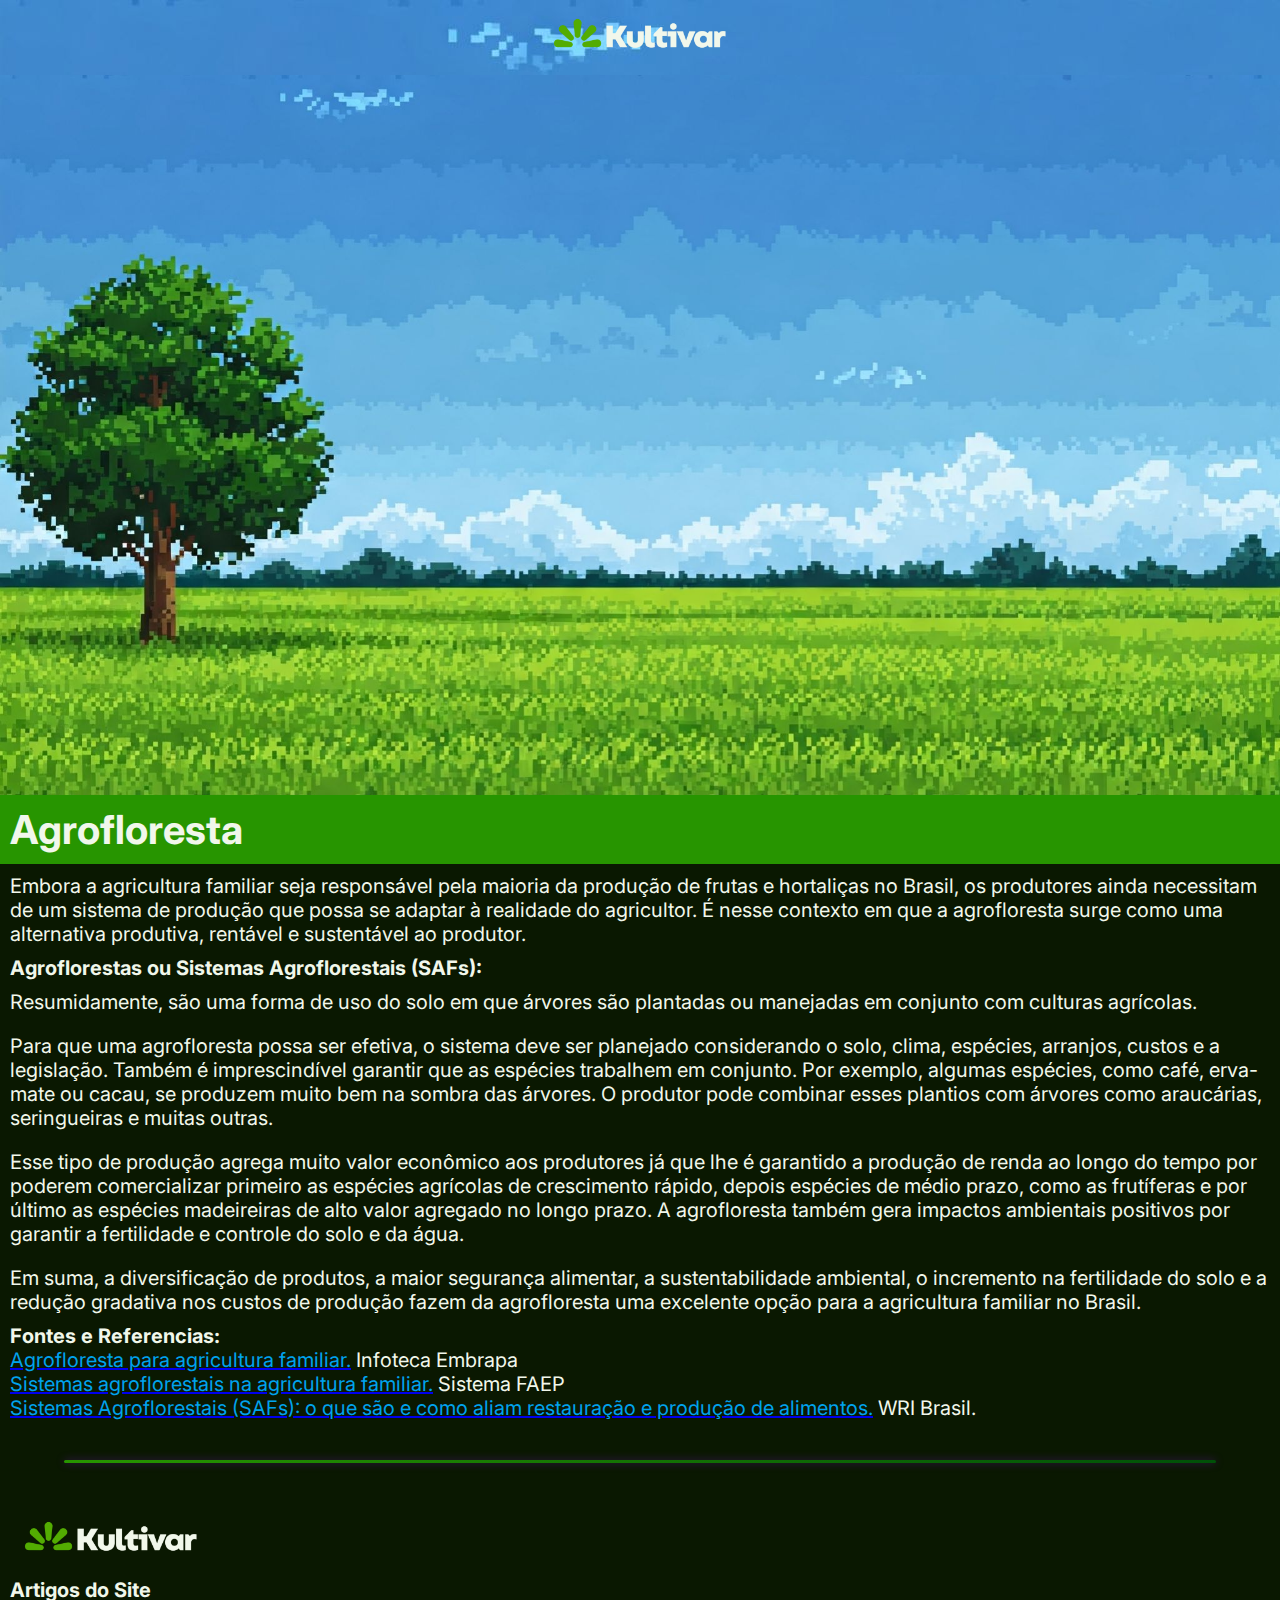
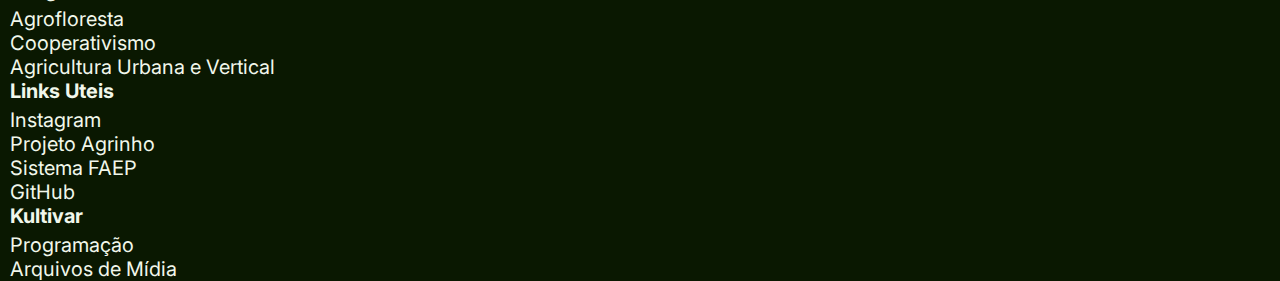
<file: Agroflorestas.html>
<!DOCTYPE html>
<html lang="pt-br">

<head>
    <meta charset="UTF-8">
    <meta name="viewport" content="width=device-width, initial-scale=1.0">
    <link rel="stylesheet" type="text/css" href="agrofloresta.css" />
    <link rel="shortcut icon" href="imagens/favicon.png" />
    <link rel="preconnect" href="https://fonts.googleapis.com">
    <link rel="preconnect" href="https://fonts.gstatic.com" crossorigin>
    <link
        href="https://fonts.googleapis.com/css2?family=Inter:ital,opsz,wght@0,14..32,100..900;1,14..32,100..900&display=swap"
        rel="stylesheet">
    <title>Agroflorestas</title>
</head>

<body>
    <header>
        <nav>
            <a href="./index.html"><img class="logotipo" src="./imagens/logotipo.png" alt="logotipo escrito Kultivar"></a>
        </nav>
    </header>
    <div class="capa">
        <img class="capa1" src="./imagens/capa1.jpg" alt="uma arvore com folhas verdes em meio a uma plantação, em um fundo de céu azul">
    </div>
    <div class="blocoVerde">
        <h1>Agrofloresta</h1>
    </div>

    <p class="texto">Embora a agricultura familiar seja responsável pela maioria da produção de frutas e hortaliças no
        Brasil, os produtores ainda necessitam de um sistema de produção que possa se adaptar à realidade do agricultor.
        É nesse contexto em que a agrofloresta surge como uma alternativa produtiva, rentável e sustentável ao produtor.
    </p>
    <p class="negrito">Agroflorestas ou Sistemas Agroflorestais (SAFs):</p>
    <p class="texto">Resumidamente, são uma forma de uso do solo em que árvores são plantadas ou manejadas em conjunto
        com culturas agrícolas.</p>

    <p class="texto">Para que uma agrofloresta possa ser efetiva, o sistema deve ser planejado considerando o solo,
        clima, espécies,
        arranjos, custos e a legislação. Também é imprescindível garantir que as espécies trabalhem em conjunto. Por
        exemplo, algumas espécies, como café, erva-mate ou cacau, se produzem muito bem na sombra das árvores. O
        produtor pode combinar esses plantios com árvores como araucárias, seringueiras e muitas outras.</p>

    <p class="texto">Esse tipo de produção agrega muito valor econômico aos produtores já que lhe é garantido a produção
        de renda ao
        longo do tempo por poderem comercializar primeiro as espécies agrícolas de crescimento rápido, depois espécies
        de médio prazo, como as frutíferas e por último as espécies madeireiras de alto valor agregado no longo prazo.
        A agrofloresta também gera impactos ambientais positivos por garantir a fertilidade e controle do solo e da
        água.</p>

    <p class="texto">Em suma, a diversificação de produtos, a maior segurança alimentar, a sustentabilidade ambiental, o
        incremento
        na fertilidade do solo e a redução gradativa nos custos de produção fazem da agrofloresta uma excelente opção
        para a agricultura familiar no Brasil.</p>

    <p class="negrito">Fontes e Referencias:</p>
    <p class="link"><a href="https://www.infoteca.cnptia.embrapa.br/bitstream/doc/184803/1/ct016.pdf"><span>Agrofloresta para agricultura familiar.</span></a> Infoteca Embrapa</p>
    <p class="link"><a href="https://www.sistemafaep.org.br/wp-content/uploads/2023/04/PR.0365-Sistemas-agroflorestais-na-agricultura-familiar_web.pdf" target="_blank" rel="noopener noreferrer"><span>Sistemas agroflorestais na agricultura familiar.</span></a> Sistema FAEP</p>
    <p class="link"><a href="https://www.wribrasil.org.br/noticias/sistemas-agroflorestais-safs-o-que-sao-e-como-aliam-restauracao-e-producao-de-alimentos" target="_blank" rel="noopener noreferrer"><span>Sistemas Agroflorestais (SAFs): o que são e como aliam restauração e produção de alimentos.</span></a> WRI Brasil.</p>

            <hr />
        <div class="rodape">
            <a href="./index.html"><img class="logotipo" src="./imagens/logotipo.png" alt="logotipo escrito Kultivar"></a>

            <h3>Artigos do Site</h3>
            <a class="linkRodape" href="./Agroflorestas.html">
                <p>Agrofloresta</p>
            </a>
            <a class="linkRodape" href="./Coop.html">
                <p>Cooperativismo</p>
            </a>
            <a class="linkRodape" href="./vertical.html">
                <p>Agricultura Urbana e Vertical</p>
            </a>

            <h3>Links Uteis</h3>
            <a class="linkRodape" href="https://www.instagram.com/sistema.faep/">
                <p>Instagram</p>
            </a>

            <a class="linkRodape" href="https://www.sistemafaep.org.br/agrinho/">
                <p>Projeto Agrinho</p>
            </a>

            <a class="linkRodape" href="https://www.sistemafaep.org.br/">
                <p>Sistema FAEP</p>
            </a>

            <a class="linkRodape" href="https://github.com/">
                <p>GitHub</p>
            </a>

            <h3>Kultivar</h3>
            <a class="linkRodape" href="https://github.com/gustavoh0800/Kultivar_Agrinho">
                <p>Programação</p>
            </a>

            <a class="linkRodape" href="kultivarmidia.my.canva.site/arquivos-de-midia">
                <p>Arquivos de Mídia</p>
            </a>

        </div>

</body>

</html>
</file>
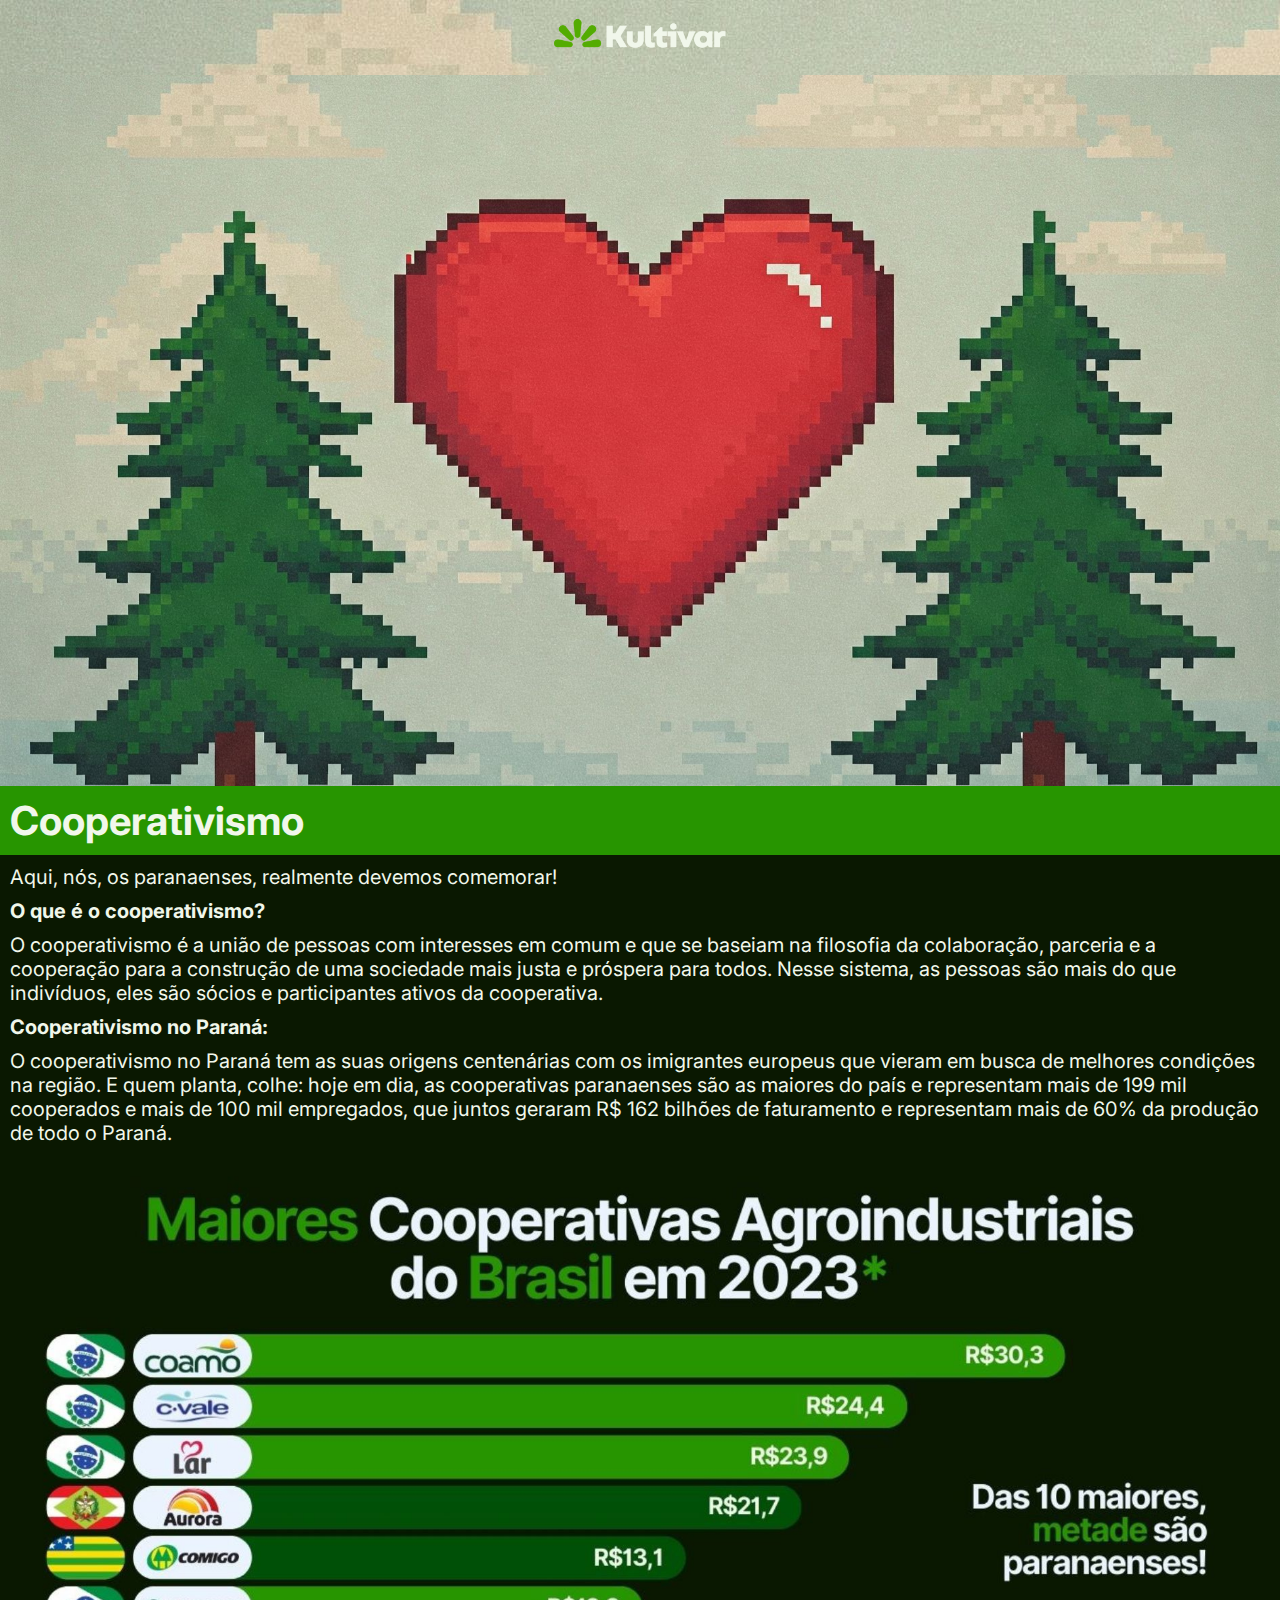
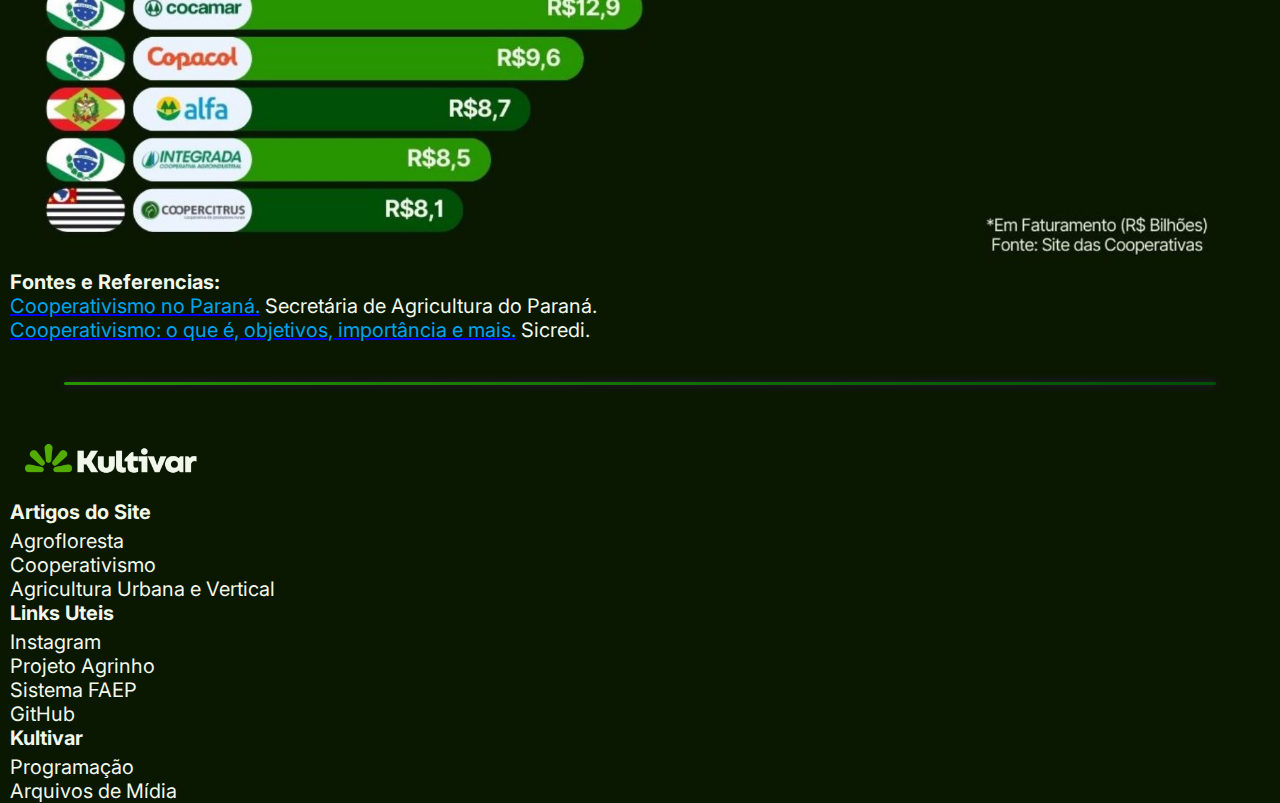
<file: coop.html>
<!DOCTYPE html>
<html lang="pt-br">

<head>
    <meta charset="UTF-8">
    <meta name="viewport" content="width=device-width, initial-scale=1.0">
    <link rel="stylesheet" type="text/css" href="coop.css" />
    <link rel="shortcut icon" href="imagens/favicon.png" />
    <link rel="preconnect" href="https://fonts.googleapis.com">
    <link rel="preconnect" href="https://fonts.gstatic.com" crossorigin>
    <link
        href="https://fonts.googleapis.com/css2?family=Inter:ital,opsz,wght@0,14..32,100..900;1,14..32,100..900&display=swap"
        rel="stylesheet">
    <title>Cooperativismo</title>
</head>

<body>
    <header>
        <nav>
            <a href="./index.html"><img class="logotipo" src="./imagens/logotipo.png"
                    alt="logotipo escrito Kultivar"></a>
        </nav>
    </header>
    <div class="capa">
        <img class="capa2" src="./imagens/capa2.jpg"
            alt="um coração no centro da imagem com dois pinheiros, um de cada lado, representando o cooperativismo">
    </div>
    <div class="blocoVerde">
        <h1>Cooperativismo</h1>
    </div>

    <p class="texto">Aqui, nós, os paranaenses, realmente devemos comemorar!</p>
    <p class="negrito">O que é o cooperativismo?</p>
    <p class="texto">O cooperativismo é a união de pessoas com interesses em comum e que se baseiam na filosofia da
        colaboração, parceria e a cooperação para a construção de uma sociedade mais justa e próspera para todos. Nesse
        sistema, as pessoas são mais do que indivíduos, eles são sócios e participantes ativos da cooperativa.</p>

    <p class="negrito">Cooperativismo no Paraná:</p>

    <p class="texto">O cooperativismo no Paraná tem as suas origens centenárias com os imigrantes europeus que vieram em
        busca de melhores condições na região. E quem planta, colhe: hoje em dia, as cooperativas paranaenses são as
        maiores do país e representam mais de 199 mil cooperados e mais de 100 mil empregados, que juntos geraram R$ 162
        bilhões de faturamento e representam mais de 60% da produção de todo o Paraná.</p>

    <img class="imagem" src="./imagens/grafico.jpg"
        alt="um grafico com as maiores cooperativas do Brasil, com destaque para o Paraná">

    <p class="negrito">Fontes e Referencias:</p>
    <p class="link"><a href="https://www.agricultura.pr.gov.br/Pagina/Coopera-Parana"><span>Cooperativismo no
                Paraná.</span></a> Secretária de Agricultura do Paraná.</p>
    <p class="link"><a href="https://www.sicredi.com.br/site/sobre-nos/cooperativismo/" target="_blank"
            rel="noopener noreferrer"><span>Cooperativismo: o que é, objetivos, importância e
                mais.</span></a>
        Sicredi.</p>

    <hr />
    <div class="rodape">
        <a href="./index.html"><img class="logotipo" src="./imagens/logotipo.png" alt="logotipo escrito Kultivar"></a>

        <h3>Artigos do Site</h3>
        <a class="linkRodape" href="./Agroflorestas.html">
            <p>Agrofloresta</p>
        </a>
        <a class="linkRodape" href="./Coop.html">
            <p>Cooperativismo</p>
        </a>
        <a class="linkRodape" href="./vertical.html">
            <p>Agricultura Urbana e Vertical</p>
        </a>

        <h3>Links Uteis</h3>
        <a class="linkRodape" href="https://www.instagram.com/sistema.faep/">
            <p>Instagram</p>
        </a>

        <a class="linkRodape" href="https://www.sistemafaep.org.br/agrinho/">
            <p>Projeto Agrinho</p>
        </a>

        <a class="linkRodape" href="https://www.sistemafaep.org.br/">
            <p>Sistema FAEP</p>
        </a>

        <a class="linkRodape" href="https://github.com/">
            <p>GitHub</p>
        </a>

        <h3>Kultivar</h3>
        <a class="linkRodape" href="https://github.com/gustavoh0800/Kultivar_Agrinho">
            <p>Programação</p>
        </a>

        <a class="linkRodape" href="kultivarmidia.my.canva.site/arquivos-de-midia">
            <p>Arquivos de Mídia</p>
        </a>

    </div>

</body>

</html>
</file>
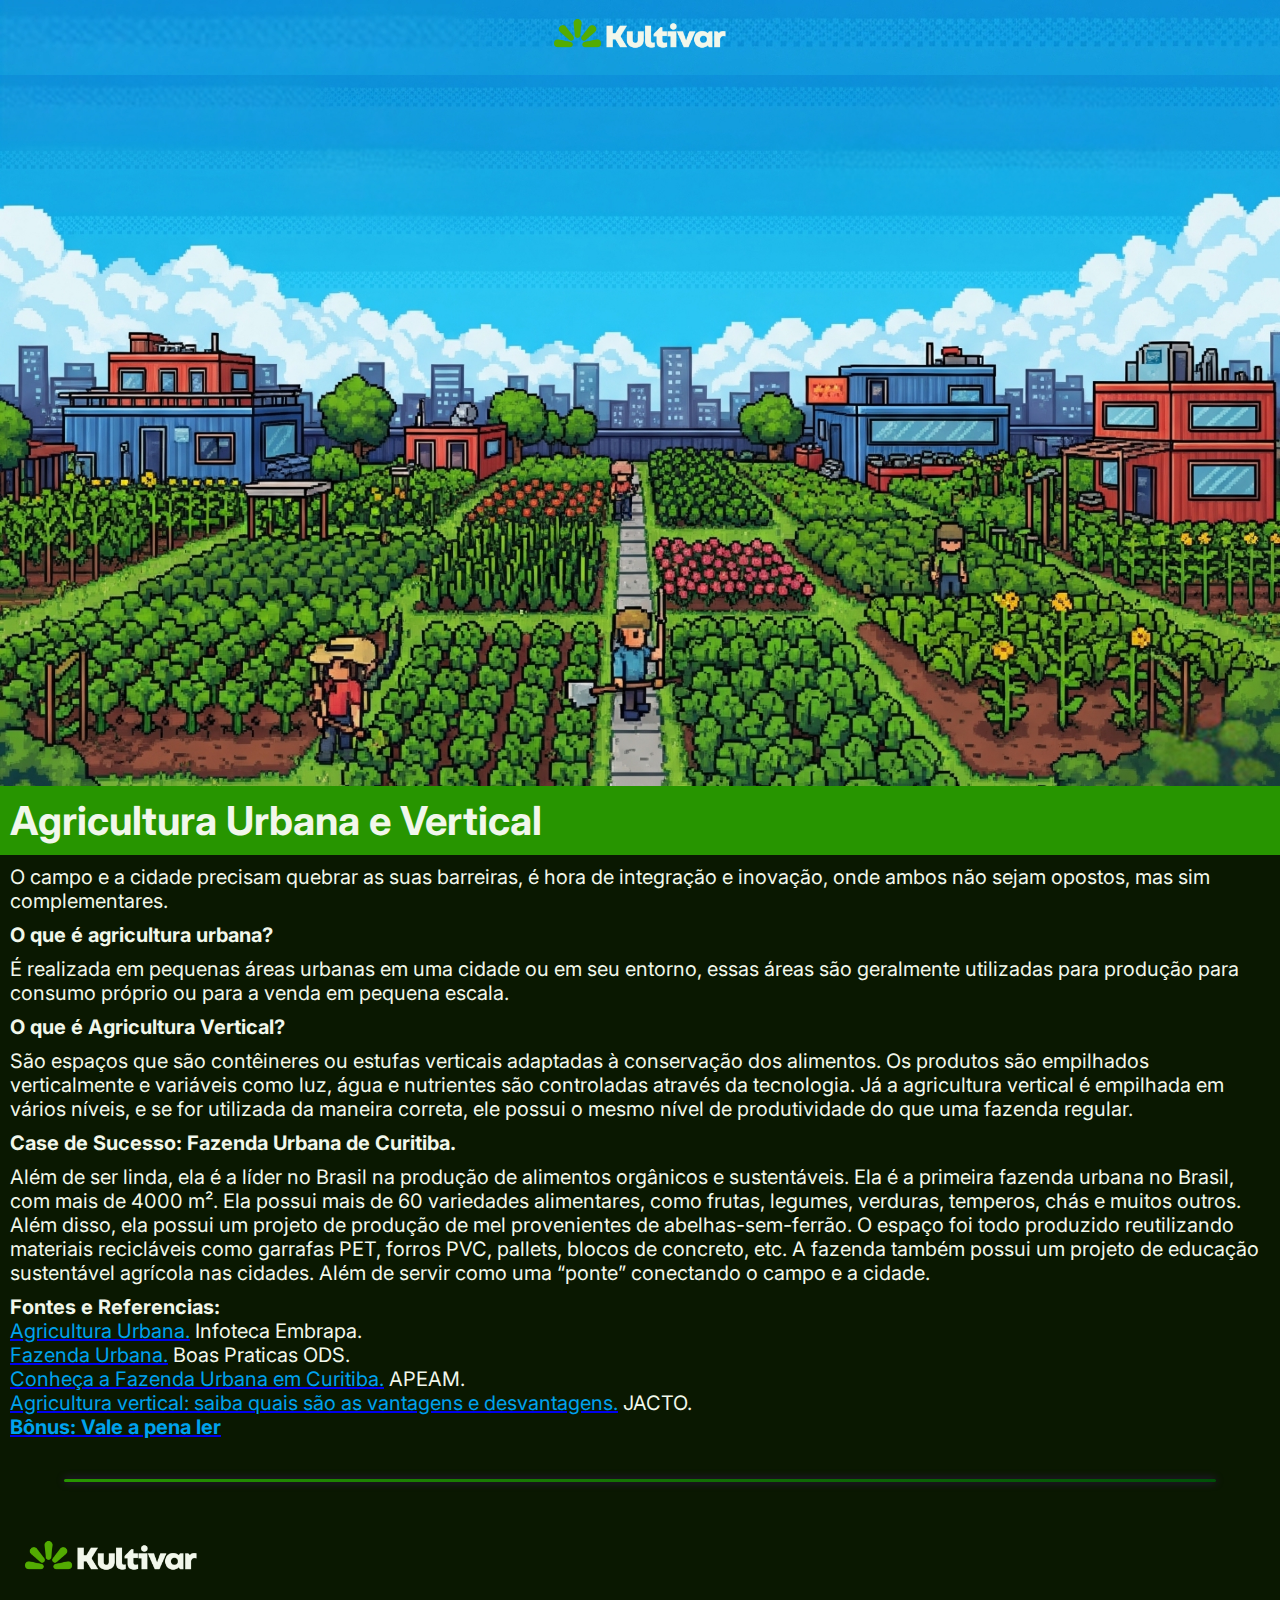
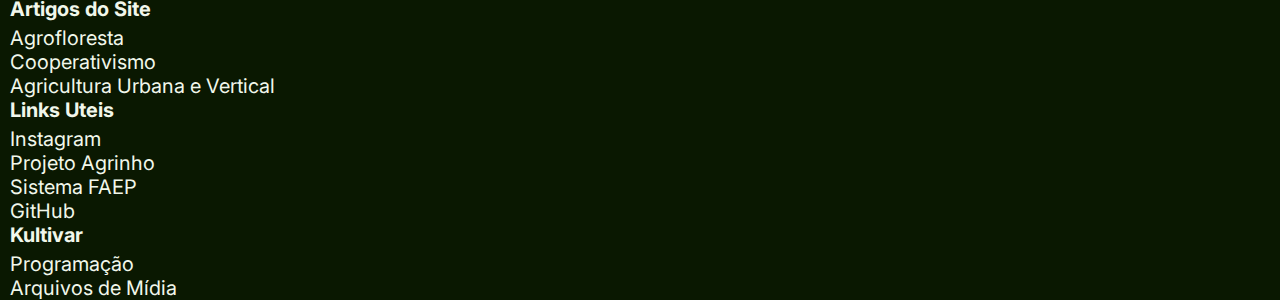
<file: vertical.html>
<!DOCTYPE html>
<html lang="pt-br">

<head>
    <meta charset="UTF-8">
    <meta name="viewport" content="width=device-width, initial-scale=1.0">
    <link rel="stylesheet" type="text/css" href="vertical.css" />
    <link rel="shortcut icon" href="imagens/favicon.png" />
    <link rel="preconnect" href="https://fonts.googleapis.com">
    <link rel="preconnect" href="https://fonts.gstatic.com" crossorigin>
    <link
        href="https://fonts.googleapis.com/css2?family=Inter:ital,opsz,wght@0,14..32,100..900;1,14..32,100..900&display=swap"
        rel="stylesheet">
    <title>Agricultura Urbana e Vertical</title>
</head>

<body>
    <header>
        <nav>
            <a href="./index.html"><img class="logotipo" src="./imagens/logotipo.png" alt="logotipo escrito Kultivar"></a>
        </nav>
    </header>
    <div class="capa">
        <img class="capa3" src="./imagens/capa3.jpg" alt="Uma imagem de uma plantação urbana com prédios ao fundo">
    </div>
    <div class="blocoVerde">
        <h1>Agricultura Urbana e Vertical</h1>
    </div>

    <p class="texto">O campo e a cidade precisam quebrar as suas barreiras, é hora de integração e inovação, onde ambos
        não sejam opostos, mas sim complementares.</p>
    <p class="negrito">O que é agricultura urbana?</p>
    <p class="texto">É realizada em pequenas áreas urbanas em uma cidade ou em seu entorno, essas áreas são geralmente
        utilizadas para produção para consumo próprio ou para a venda em pequena escala. </p>

    <p class="negrito">O que é Agricultura Vertical?</p>

    <p class="texto">São espaços que são contêineres ou estufas verticais adaptadas à conservação dos alimentos. Os
        produtos são empilhados verticalmente e variáveis como luz, água e nutrientes são controladas através da
        tecnologia.
        Já a agricultura vertical é empilhada em vários níveis, e se for utilizada da maneira correta, ele possui o
        mesmo nível de produtividade do que uma fazenda regular.</p>

    <p class="negrito">Case de Sucesso: Fazenda Urbana de Curitiba.</p>

    <p class="texto">Além de ser linda, ela é a líder no Brasil na produção de alimentos orgânicos e sustentáveis. Ela é
        a primeira fazenda urbana no Brasil, com mais de 4000 m². Ela possui mais de 60 variedades alimentares, como
        frutas, legumes, verduras, temperos, chás e muitos outros. Além disso, ela possui um projeto de produção de mel
        provenientes de abelhas-sem-ferrão.

        O espaço foi todo produzido reutilizando materiais recicláveis como garrafas PET, forros PVC, pallets, blocos de
        concreto, etc.
        A fazenda também possui um projeto de educação sustentável agrícola nas cidades. Além de servir como uma “ponte”
        conectando o campo e a cidade.</p>

    <p class="negrito">Fontes e Referencias:</p>
    <p class="link"><a href="https://www.infoteca.cnptia.embrapa.br/bitstream/doc/812707/1/ADM036.pdf"><span>Agricultura
                Urbana.</span></a> Infoteca Embrapa.</p>
    <p class="link"><a href="https://www.boaspraticasods.pr.gov.br/Iniciativa/Fazenda-Urbana" target="_blank"
            rel="noopener noreferrer"><span>Fazenda Urbana.</span></a>
        Boas Praticas ODS.</p>
    <p class="link"><a href="https://apeam.com.br/conheca-a-fazenda-urbana-em-curitiba-html/" target="_blank"
            rel="noopener noreferrer"><span>Conheça a Fazenda Urbana em Curitiba.</span></a>
        APEAM.</p>
    <p class="link"><a href="https://blog.jacto.com.br/agricultura-vertical/" target="_blank"
            rel="noopener noreferrer"><span>Agricultura vertical: saiba quais são as vantagens e
                desvantagens.</span></a>
        JACTO.</p>
    <p class="negrito"><a
            href="https://g1.globo.com/pr/parana/noticia/2015/05/arquitetos-apresentam-proposta-de-agricultura-urbana-para-curitiba.html"
            target="_blank" rel="noopener noreferrer"><span>Bônus: Vale a pena ler</span></a></p>

    <hr />
    <div class="rodape">
        <a href="./index.html"><img class="logotipo" src="./imagens/logotipo.png" alt="logotipo escrito Kultivar"></a>

        <h3>Artigos do Site</h3>
        <a class="linkRodape" href="./Agroflorestas.html">
            <p>Agrofloresta</p>
        </a>
        <a class="linkRodape" href="./Coop.html">
            <p>Cooperativismo</p>
        </a>
        <a class="linkRodape" href="./vertical.html">
            <p>Agricultura Urbana e Vertical</p>
        </a>

        <h3>Links Uteis</h3>
        <a class="linkRodape" href="https://www.instagram.com/sistema.faep/">
            <p>Instagram</p>
        </a>

        <a class="linkRodape" href="https://www.sistemafaep.org.br/agrinho/">
            <p>Projeto Agrinho</p>
        </a>

        <a class="linkRodape" href="https://www.sistemafaep.org.br/">
            <p>Sistema FAEP</p>
        </a>

        <a class="linkRodape" href="https://github.com/">
            <p>GitHub</p>
        </a>

        <h3>Kultivar</h3>
        <a class="linkRodape" href="https://github.com/gustavoh0800/Kultivar_Agrinho">
            <p>Programação</p>
        </a>

        <a class="linkRodape" href="kultivarmidia.my.canva.site/arquivos-de-midia">
            <p>Arquivos de Mídia</p>
        </a>

    </div>

</body>

</html>
</file>
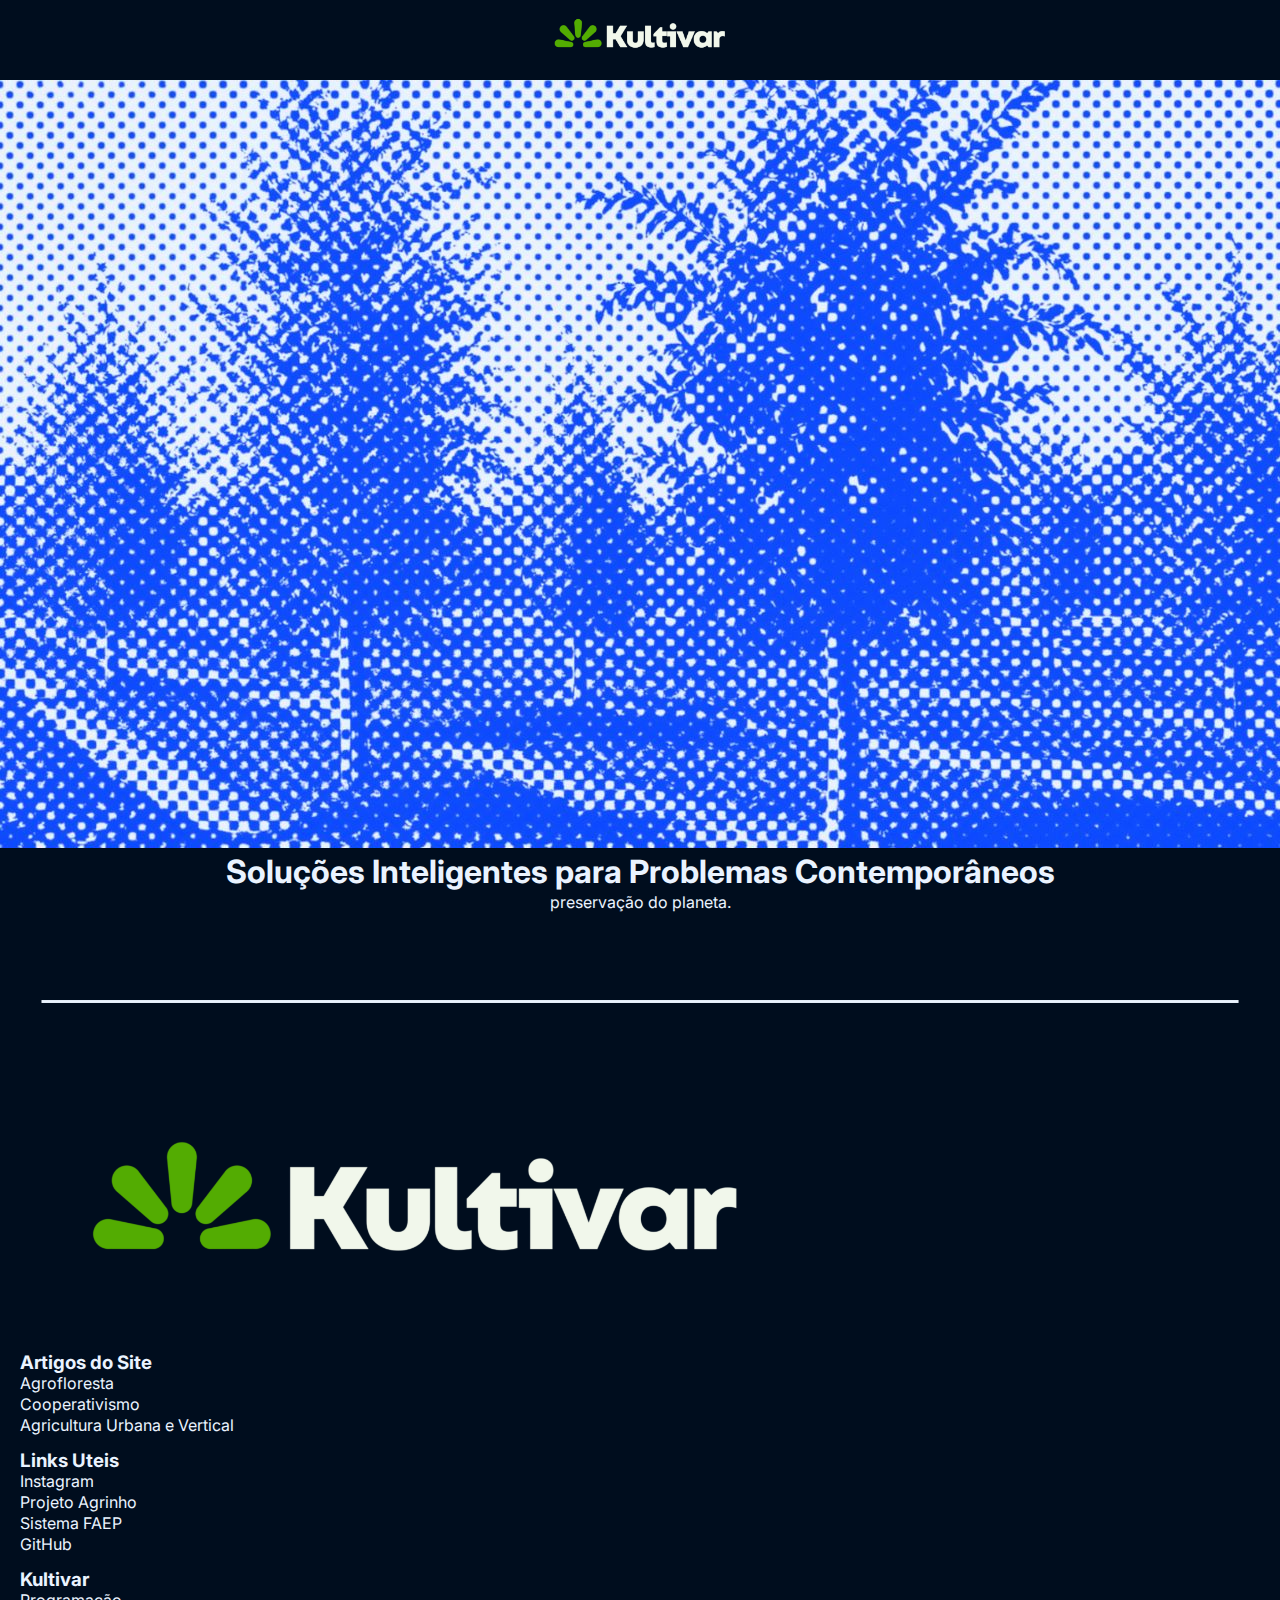
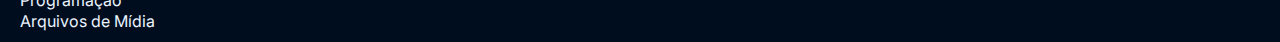
<file: Agrinho 2025/Agroflorestas.html>
<!DOCTYPE html>
<html lang="pt-br">

<head>
    <meta charset="UTF-8">
    <meta name="viewport" content="width=device-width, initial-scale=1.0">
    <link rel="stylesheet" type="text/css" href="agrofloresta.css" />
    <link rel="shortcut icon" href="imagens/favicon.png" />
    <link rel="preconnect" href="https://fonts.googleapis.com">
    <link rel="preconnect" href="https://fonts.gstatic.com" crossorigin>
    <link
        href="https://fonts.googleapis.com/css2?family=Inter:ital,opsz,wght@0,14..32,100..900;1,14..32,100..900&display=swap"
        rel="stylesheet">
    <title>Kultivar</title>
</head>

<body>
    <header>
        <nav>
            <img class="logotipo" src="./imagens/logotipo.png" alt="">
        </nav>
    </header>
    <img class="" src="imagens/agroflorestaimg.jpg" alt="">
    <h1>Soluções Inteligentes para Problemas Contemporâneos</h1>
    <div class="bloco">
            preservação do planeta.</p>


            <img class="linha" src="./imagens/linha.png" alt="">
            <div class="rodape">
                <img class="imgRodape" src="./imagens/logotipo.png" alt="">
                <h3>Artigos do Site</h3>
                <p>Agrofloresta</p>
                <p>Cooperativismo</p>
                <p>Agricultura Urbana e Vertical</p>
                <h3>Links Uteis</h3>
                <p>Instagram</p>
                <p>Projeto Agrinho</p>
                <p>Sistema FAEP</p>
                <p>GitHub</p>
                <h3>Kultivar</h3>
                <p>Programação</p>
                <p>Arquivos de Mídia</p>

            </div>
    </div>
</body>

</html>
</file>
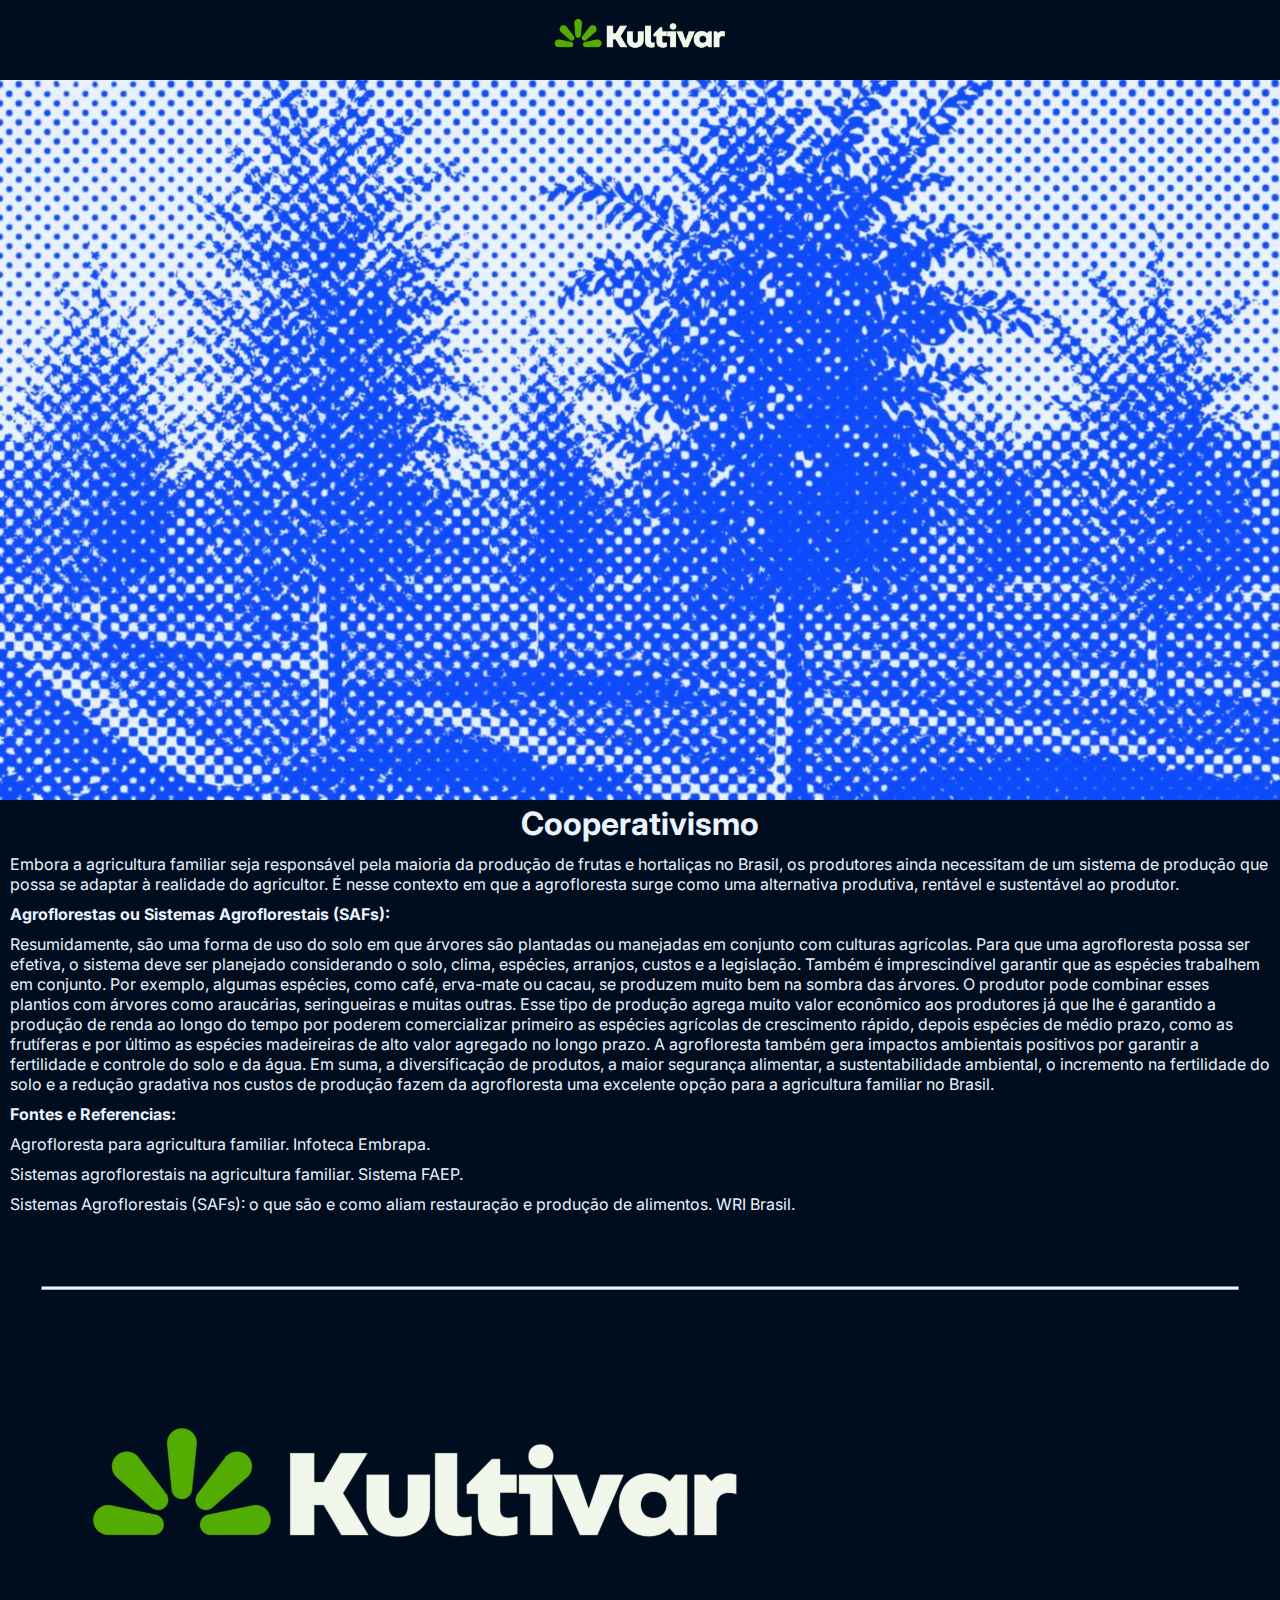
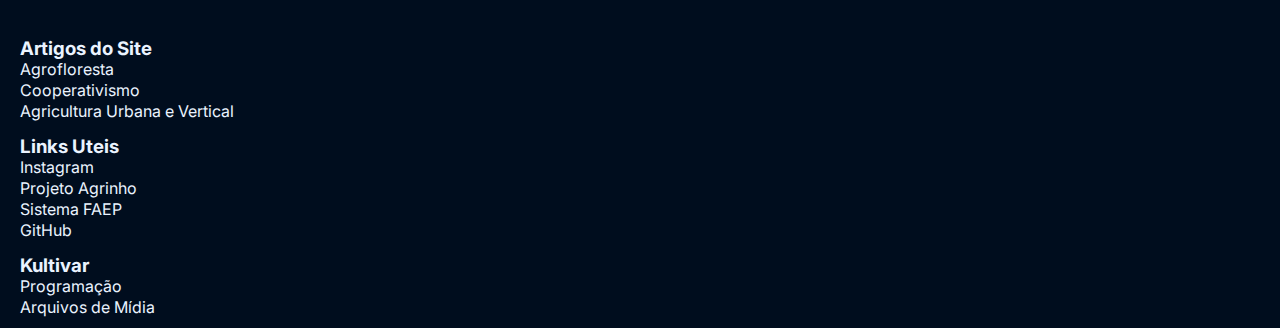
<file: Agrinho 2025/Coop.html>
<!DOCTYPE html>
<html lang="pt-br">

<head>
    <meta charset="UTF-8">
    <meta name="viewport" content="width=device-width, initial-scale=1.0">
    <link rel="stylesheet" type="text/css" href="Coop.css" />
    <link rel="shortcut icon" href="imagens/favicon.png" />
    <link rel="preconnect" href="https://fonts.googleapis.com">
    <link rel="preconnect" href="https://fonts.gstatic.com" crossorigin>
    <link
        href="https://fonts.googleapis.com/css2?family=Inter:ital,opsz,wght@0,14..32,100..900;1,14..32,100..900&display=swap"
        rel="stylesheet">
    <title>Cooperativismo</title>
</head>

<body>
    <header>
        <nav>
            <img class="logotipo" src="./imagens/logotipo.png" alt="">
        </nav>
    </header>
    <img class="capa" src="imagens/agroflorestaimg.jpg" alt="">
    <div class="blocoTitulo">
        <h1>Cooperativismo</h1>
        <p>Embora a agricultura familiar seja responsável pela maioria da produção de frutas e hortaliças no Brasil, os
            produtores ainda necessitam de um sistema de produção que possa se adaptar à realidade do agricultor.
            É nesse contexto em que a agrofloresta surge como uma alternativa produtiva, rentável e sustentável ao
            produtor.</p>
        <p class="bold">Agroflorestas ou Sistemas Agroflorestais (SAFs):</p>
        <p>Resumidamente, são uma forma de uso do solo em que árvores são plantadas ou manejadas em conjunto com
            culturas agrícolas.

            Para que uma agrofloresta possa ser efetiva, o sistema deve ser planejado considerando o solo, clima,
            espécies, arranjos, custos e a legislação. Também é imprescindível garantir que as espécies trabalhem em
            conjunto. Por exemplo, algumas espécies, como café, erva-mate ou cacau, se produzem muito bem na sombra das
            árvores. O produtor pode combinar esses plantios com árvores como araucárias, seringueiras e muitas outras.

            Esse tipo de produção agrega muito valor econômico aos produtores já que lhe é garantido a produção de renda
            ao longo do tempo por poderem comercializar primeiro as espécies agrícolas de crescimento rápido, depois
            espécies de médio prazo, como as frutíferas e por último as espécies madeireiras de alto valor agregado no
            longo prazo.
            A agrofloresta também gera impactos ambientais positivos por garantir a fertilidade e controle do solo e da
            água.

            Em suma, a diversificação de produtos, a maior segurança alimentar, a sustentabilidade ambiental, o
            incremento na fertilidade do solo e a redução gradativa nos custos de produção fazem da agrofloresta uma
            excelente opção para a agricultura familiar no Brasil.</p>
            <p class="bold">Fontes e Referencias:</p>
            <p>Agrofloresta para agricultura familiar. Infoteca Embrapa.</p>
            <p>Sistemas agroflorestais na agricultura familiar. Sistema FAEP.</p>
            <p>Sistemas Agroflorestais (SAFs): o que são e como aliam restauração e produção de alimentos. WRI Brasil.</p>
    </div>
    <div class="bloco">
        <img class="linha" src="./imagens/linha.png" alt="">
        <div class="rodape">
            <img class="imgRodape" src="./imagens/logotipo.png" alt="">
            <h3>Artigos do Site</h3>
            <p>Agrofloresta</p>
            <p>Cooperativismo</p>
            <p>Agricultura Urbana e Vertical</p>
            <h3>Links Uteis</h3>
            <p>Instagram</p>
            <p>Projeto Agrinho</p>
            <p>Sistema FAEP</p>
            <p>GitHub</p>
            <h3>Kultivar</h3>
            <p>Programação</p>
            <p>Arquivos de Mídia</p>
        </div>
    </div>
</body>

</html>
</file>
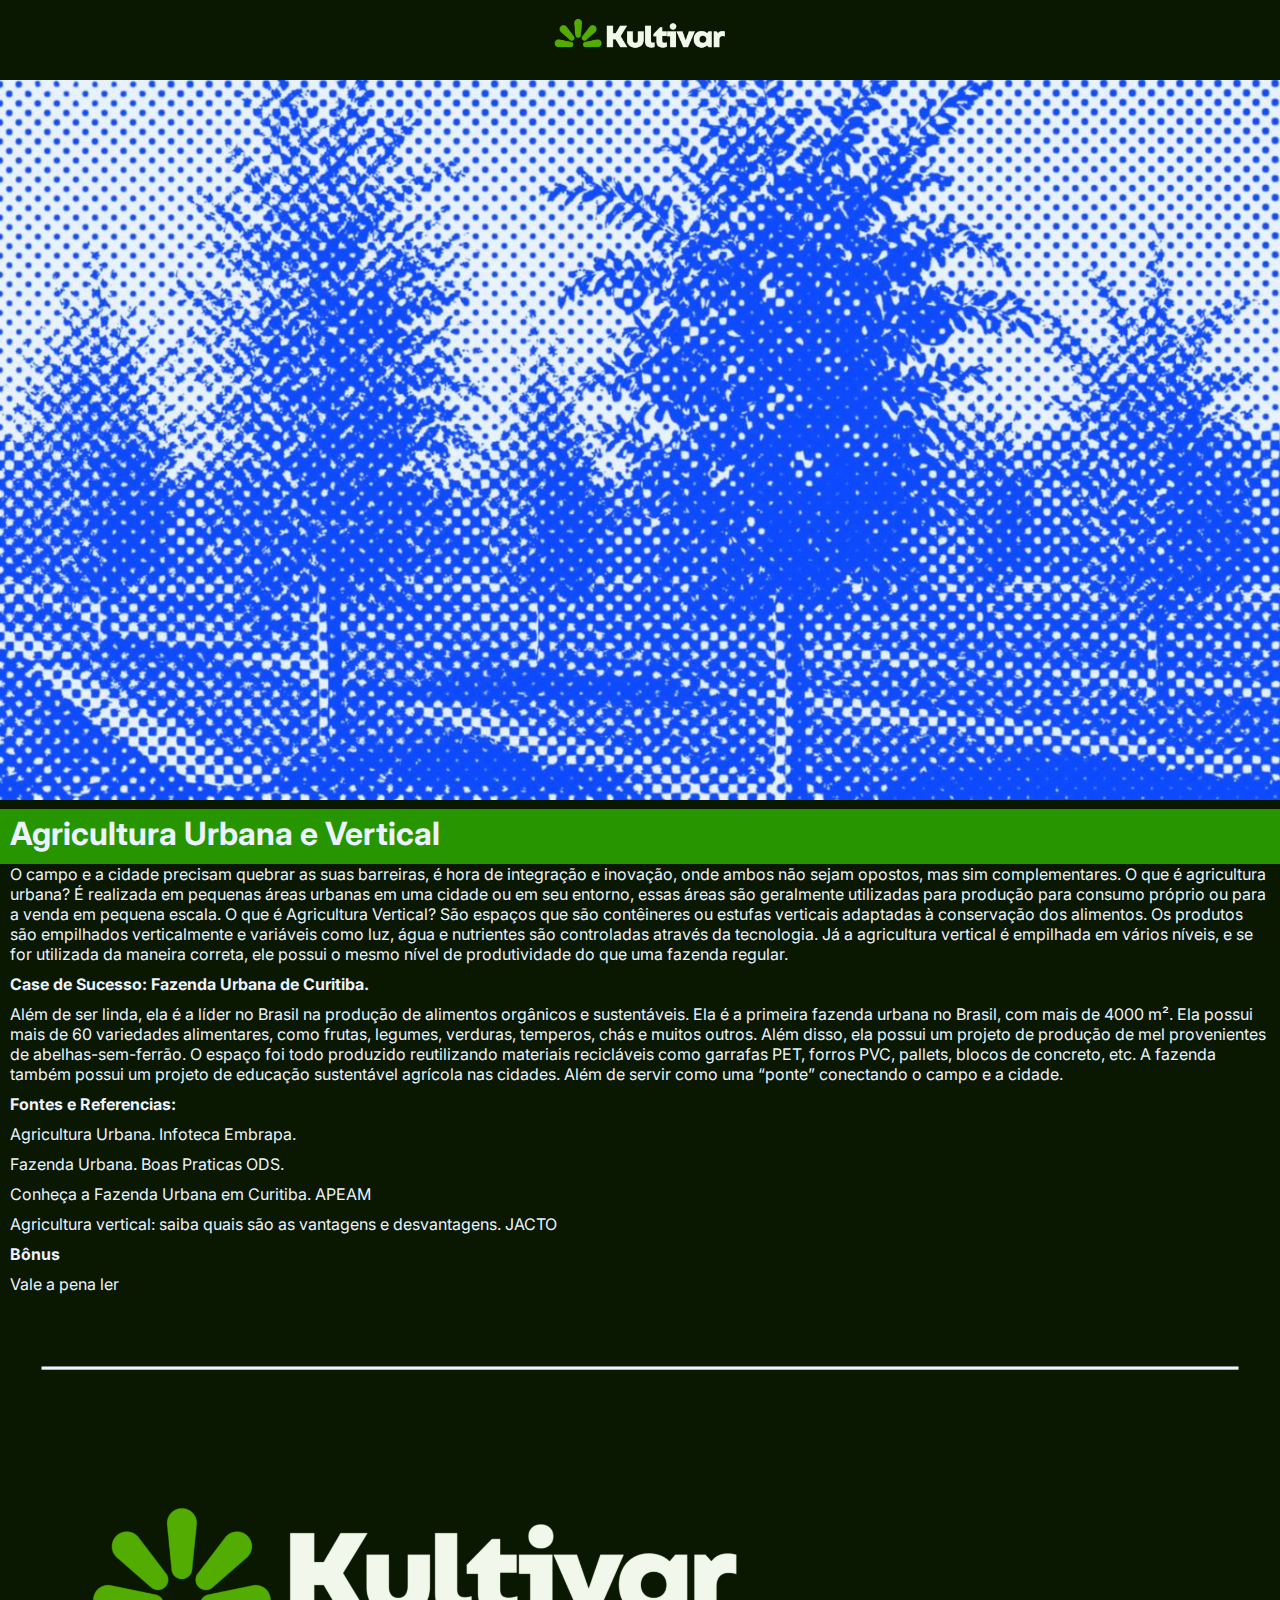
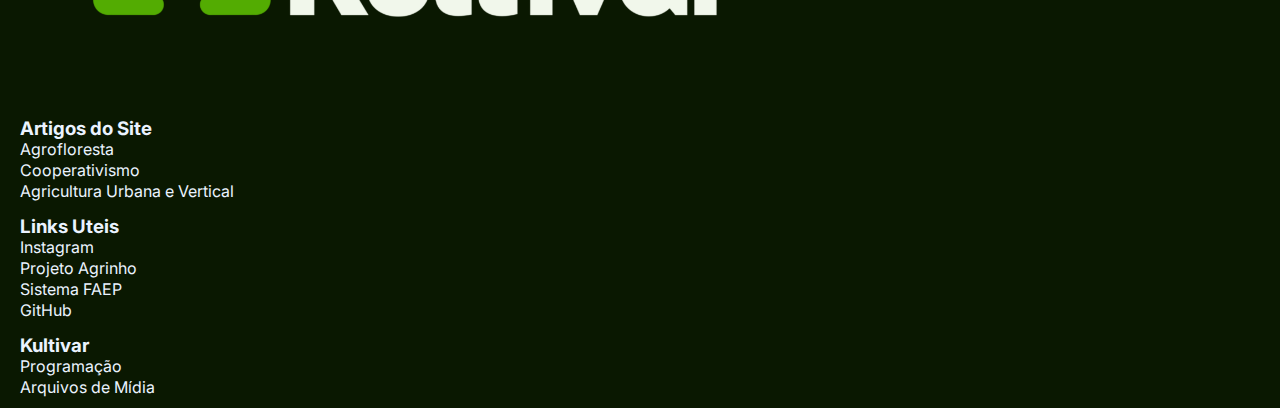
<file: Agrinho 2025/vertical.html>
<!DOCTYPE html>
<html lang="pt-br">

<head>
    <meta charset="UTF-8">
    <meta name="viewport" content="width=device-width, initial-scale=1.0">
    <link rel="stylesheet" type="text/css" href="vertical.css" />
    <link rel="shortcut icon" href="imagens/favicon.png" />
    <link rel="preconnect" href="https://fonts.googleapis.com">
    <link rel="preconnect" href="https://fonts.gstatic.com" crossorigin>
    <link
        href="https://fonts.googleapis.com/css2?family=Inter:ital,opsz,wght@0,14..32,100..900;1,14..32,100..900&display=swap"
        rel="stylesheet">
    <title>Agricultura Urbana e Vertical</title>
</head>

<body>
    <header>
        <nav>
            <img class="logotipo" src="./imagens/logotipo.png" alt="">
        </nav>
    </header>
    <img class="capa" src="imagens/agroflorestaimg.jpg" alt="">
    <div class="blocoTitulo">
        <h1>Agricultura Urbana e Vertical</h1>
        <p>O campo e a cidade precisam quebrar as suas barreiras, é hora de integração e inovação, onde ambos não sejam
            opostos, mas sim complementares.

            O que é agricultura urbana?
            É realizada em pequenas áreas urbanas em uma cidade ou em seu entorno, essas áreas são geralmente utilizadas
            para produção para consumo próprio ou para a venda em pequena escala.

            O que é Agricultura Vertical?
            São espaços que são contêineres ou estufas verticais adaptadas à conservação dos alimentos. Os produtos são
            empilhados verticalmente e variáveis como luz, água e nutrientes são controladas através da tecnologia.
            Já a agricultura vertical é empilhada em vários níveis, e se for utilizada da maneira correta, ele possui o
            mesmo nível de produtividade do que uma fazenda regular.
        </p>
        <p class="bold">Case de Sucesso: Fazenda Urbana de Curitiba.</p>
        <p>Além de ser linda, ela é a líder no Brasil na produção de alimentos orgânicos e sustentáveis. Ela é a
            primeira fazenda urbana no Brasil, com mais de 4000 m². Ela possui mais de 60 variedades alimentares, como
            frutas, legumes, verduras, temperos, chás e muitos outros. Além disso, ela possui um projeto de produção de
            mel provenientes de abelhas-sem-ferrão.

            O espaço foi todo produzido reutilizando materiais recicláveis como garrafas PET, forros PVC, pallets,
            blocos de concreto, etc.
            A fazenda também possui um projeto de educação sustentável agrícola nas cidades. Além de servir como uma
            “ponte” conectando o campo e a cidade.</p>
        <p class="bold">Fontes e Referencias:</p>
        <p>Agricultura Urbana. Infoteca Embrapa.</p>
        <p>Fazenda Urbana. Boas Praticas ODS.</p>
        <p>Conheça a Fazenda Urbana em Curitiba. APEAM</p>
        <p>Agricultura vertical: saiba quais são as vantagens e desvantagens. JACTO</p>
        <p class="bold">Bônus</p>
        <p>Vale a pena ler</p>
    </div>
    <div class="bloco">
        <img class="linha" src="./imagens/linha.png" alt="">
        <div class="rodape">
            <img class="imgRodape" src="./imagens/logotipo.png" alt="">
            <h3>Artigos do Site</h3>
            <p>Agrofloresta</p>
            <p>Cooperativismo</p>
            <p>Agricultura Urbana e Vertical</p>
            <h3>Links Uteis</h3>
            <p>Instagram</p>
            <p>Projeto Agrinho</p>
            <p>Sistema FAEP</p>
            <p>GitHub</p>
            <h3>Kultivar</h3>
            <p>Programação</p>
            <p>Arquivos de Mídia</p>
        </div>
    </div>
</body>

</html>
</file>
<file: agrofloresta.css>
* {
     margin: 0;
     padding: 0;
     box-sizing: border-box;
 }

 body {
     background-color: #0a1801;
 }

 nav {
     display: flex;
     justify-content: center;
     align-items: center;
 }

 .logotipo {
     width: 222px;
     height: 71px;
 }

 .capa1 {
     width: 100%;
 }

 .capa {
     margin-bottom: -4px;
 }

 header {
     background-image: url("./imagens/capa1.jpg");
     width: 100%;
 }

 .blocoVerde {
     background-color: #279500;
     margin-top: 0;
     color: #f1f7eb;
     font-family: "Inter", sans-serif;
 }

 .blocoVerde h1 {
     padding-top: 10px;
     padding-bottom: 10px;
     padding-left: 10px;
     padding-right: 10px;
 }

 .texto {
     padding: 10px;
     color: #f1f7eb;
     font-family: "Inter", sans-serif;
 }

 .negrito {
     font-weight: bold;
     font-family: "Inter", sans-serif;
     color: #f1f7eb;
     padding-left: 10px;
 }

 .link {
     color: #f1f7eb;
     text-decoration: none;
     font-family: "Inter", sans-serif;
     color: #f1f7eb;
     padding-left: 10px;
 }

 span {
     color: #00a3ee;
 }

 hr {
     border: none;
     height: 3px;
     background: linear-gradient(to right, #279500, #005008);
     border-radius: 2px;
     margin: 40px 0;
     width: 90%;
     max-width: 1800px;
     box-shadow: 0 0 8px #9013fe66;
     margin-left: auto;
     margin-right: auto;
 }

 .rodape {
     text-align: left;
     font-family: "Inter", sans-serif;
 }

 .rodape h3 {
     padding-left: 10px;
     padding-bottom: 5px;
     color: #f1f7eb;
 }

 .rodape p {
     text-align: left;
     padding-left: 10px;
     color: #f1f7eb;
 }

 .linkRodape {
     color: #f1f7eb;
     text-decoration: none;
 }

 @media screen and (min-width: 1024px) {
     h1 {
         font-size: 40px;
     }

     p {
         font-size: 20px;
     }

     h3 {
         font-size: 20px;
     }

     @media screen and (min-width: 1440px) {
         .logotipo {
             width: 300px;
             height: 100px;
         }

         h1 {
             font-size: 60px;
         }

         p {
             font-size: 30px;
         }

         h3 {
             font-size: 30px;
         }

     }
 }
</file>
<file: coop.css>
* {
     margin: 0;
     padding: 0;
     box-sizing: border-box;
 }

 body {
     background-color: #0a1801;
 }

 nav {
     display: flex;
     justify-content: center;
     align-items: center;
 }

 .logotipo {
     width: 222px;
     height: 71px;
 }

 .capa2 {
     width: 100%;
 }

 .capa {
     margin-bottom: -4px;
 }

 header {
     background-image: url("./imagens/capa2.jpg");
     width: 100%;
 }

 .blocoVerde {
     background-color: #279500;
     margin-top: 0;
     color: #f1f7eb;
     font-family: "Inter", sans-serif;
 }

 .blocoVerde h1 {
     padding-top: 10px;
     padding-bottom: 10px;
     padding-left: 10px;
     padding-right: 10px;
 }

 .texto {
     padding: 10px;
     color: #f1f7eb;
     font-family: "Inter", sans-serif;
 }

 .negrito {
     font-weight: bold;
     font-family: "Inter", sans-serif;
     color: #f1f7eb;
     padding-left: 10px;
 }

 .imagem{
    width: 100%;
 }

 .link {
     color: #f1f7eb;
     text-decoration: none;
     font-family: "Inter", sans-serif;
     color: #f1f7eb;
     padding-left: 10px;
 }

 span {
     color: #00a3ee;
 }

 hr {
     border: none;
     height: 3px;
     background: linear-gradient(to right, #279500, #005008);
     border-radius: 2px;
     margin: 40px 0;
     width: 90%;
     max-width: 1800px;
     box-shadow: 0 0 8px #9013fe66;
     margin-left: auto;
     margin-right: auto;
 }

 .rodape {
     text-align: left;
     font-family: "Inter", sans-serif;
 }

 .rodape h3 {
     padding-left: 10px;
     padding-bottom: 5px;
     color: #f1f7eb;
 }

 .rodape p {
     text-align: left;
     padding-left: 10px;
     color: #f1f7eb;
 }

 .linkRodape {
     color: #f1f7eb;
     text-decoration: none;
 }

 @media screen and (min-width: 1024px) {
     h1 {
         font-size: 40px;
     }

     p {
         font-size: 20px;
     }

     h3 {
         font-size: 20px;
     }

     @media screen and (min-width: 1440px) {
         .logotipo {
             width: 300px;
             height: 100px;
         }

         h1 {
             font-size: 60px;
         }

         p {
             font-size: 30px;
         }

         h3 {
             font-size: 30px;
         }

     }
 }
</file>
<file: vertical.css>
* {
     margin: 0;
     padding: 0;
     box-sizing: border-box;
 }

 body {
     background-color: #0a1801;
 }

 nav {
     display: flex;
     justify-content: center;
     align-items: center;
 }

 .logotipo {
     width: 222px;
     height: 71px;
 }

 .capa3 {
     width: 100%;
 }

 .capa {
     margin-bottom: -4px;
 }

 header {
     background-image: url("./imagens/capa3.jpg");
     width: 100%;
 }

 .blocoVerde {
     background-color: #279500;
     margin-top: 0;
     color: #f1f7eb;
     font-family: "Inter", sans-serif;
 }

 .blocoVerde h1 {
     padding-top: 10px;
     padding-bottom: 10px;
     padding-left: 10px;
     padding-right: 10px;
 }

 .texto {
     padding: 10px;
     color: #f1f7eb;
     font-family: "Inter", sans-serif;
 }

 .negrito {
     font-weight: bold;
     font-family: "Inter", sans-serif;
     color: #f1f7eb;
     padding-left: 10px;
 }

 .imagem{
    width: 100%;
 }

 .link {
     color: #f1f7eb;
     text-decoration: none;
     font-family: "Inter", sans-serif;
     color: #f1f7eb;
     padding-left: 10px;
 }

 span {
     color: #00a3ee;
 }

 hr {
     border: none;
     height: 3px;
     background: linear-gradient(to right, #279500, #005008);
     border-radius: 2px;
     margin: 40px 0;
     width: 90%;
     max-width: 1800px;
     box-shadow: 0 0 8px #9013fe66;
     margin-left: auto;
     margin-right: auto;
 }

 .rodape {
     text-align: left;
     font-family: "Inter", sans-serif;
 }

 .rodape h3 {
     padding-left: 10px;
     padding-bottom: 5px;
     color: #f1f7eb;
 }

 .rodape p {
     text-align: left;
     padding-left: 10px;
     color: #f1f7eb;
 }

 .linkRodape {
     color: #f1f7eb;
     text-decoration: none;
 }

 @media screen and (min-width: 1024px) {
     h1 {
         font-size: 40px;
     }

     p {
         font-size: 20px;
     }

     h3 {
         font-size: 20px;
     }

     @media screen and (min-width: 1440px) {
         .logotipo {
             width: 300px;
             height: 100px;
         }

         h1 {
             font-size: 60px;
         }

         p {
             font-size: 30px;
         }

         h3 {
             font-size: 30px;
         }

     }
 }
</file>
<file: Agrinho 2025/agrofloresta.css>
* {
    margin: 0;
    padding: 0;
    box-sizing: border-box;
}

.logotipo {
    width: 222x;
    height: 71px;
    align-items: center;
}

.capa {
    width: 100%;
}

body {
    font-family: "Inter", sans-serif;
    font-optical-sizing: auto;
    font-style: normal;
    color: #eaf3ff;
    width: 100%;
    text-align: center;
    background-position: center center;
    line-height: 30px;
    margin: 0;
    background-color: #000d1e;

}

.blocoTitulo {
    background-color: #000d1e;
    width: 100%;
    margin: 0;
    text-align: center;
}

.blocoTitulo h1{
    padding-bottom: 15px;
}

.blocoTitulo p{
    text-align: left;
    padding-left: 10px;
    padding-right: 10px;
    line-height: 20px;
    padding-bottom: 10px;
}

.bold{
    font-weight: 700;
}

.bloco {
    background-color: #000d1e;
    width: 100%;
    margin: 0;
}


.bloco p {
    line-height: 15px;
    padding-bottom: 20px;
    padding-left: 10px;
    padding-right: 10px;
    font-family: "Inter", sans-serif;
    font-optical-sizing: auto;
    font-style: normal;
    color: #eaf3ff;
    text-align: center;
}


.linha {
    width: 100%;
}

.rodape {
    text-align: left;
}

.rodape h3 {
    padding-left: 20px;
    padding-bottom: 5px;
}

.rodape p {
    line-height: 1px;
    text-align: left;
    padding-left: 20px;
}

.imgRodape {
    width: 65%;
    justify-content: left;
}
</file>
<file: Agrinho 2025/Coop.css>
* {
    margin: 0;
    padding: 0;
    box-sizing: border-box;
}

.logotipo {
    width: 222x;
    height: 71px;
    align-items: center;
}

.capa {
    width: 100%;
}

body {
    font-family: "Inter", sans-serif;
    font-optical-sizing: auto;
    font-style: normal;
    color: #eaf3ff;
    width: 100%;
    text-align: center;
    background-position: center center;
    line-height: 30px;
    margin: 0;
    background-color: #000d1e;

}

.blocoTitulo {
    background-color: #000d1e;
    width: 100%;
    margin: 0;
    text-align: center;
}

.blocoTitulo h1{
    padding-bottom: 15px;
}

.blocoTitulo p{
    text-align: left;
    padding-left: 10px;
    padding-right: 10px;
    line-height: 20px;
    padding-bottom: 10px;
}

.bold{
    font-weight: 700;
}

.bloco {
    background-color: #000d1e;
    width: 100%;
    margin: 0;
}


.bloco p {
    line-height: 15px;
    padding-bottom: 20px;
    padding-left: 10px;
    padding-right: 10px;
    font-family: "Inter", sans-serif;
    font-optical-sizing: auto;
    font-style: normal;
    color: #eaf3ff;
    text-align: center;
}


.linha {
    width: 100%;
}

.rodape {
    text-align: left;
}

.rodape h3 {
    padding-left: 20px;
    padding-bottom: 5px;
}

.rodape p {
    line-height: 1px;
    text-align: left;
    padding-left: 20px;
}

.imgRodape {
    width: 65%;
    justify-content: left;
}
</file>
<file: Agrinho 2025/vertical.css>
* {
    margin: 0;
    padding: 0;
    box-sizing: border-box;
}

.logotipo {
    width: 222x;
    height: 71px;
    align-items: center;
}

.capa {
    width: 100%;
    margin: 0;
}

body {
    font-family: "Inter", sans-serif;
    font-optical-sizing: auto;
    font-style: normal;
    color: #eaf3ff;
    width: 100%;
    text-align: center;
    background-position: center center;
    line-height: 30px;
    margin: 0;
    background-color: #0a1801;

}

.blocoTitulo {
    background-color: #0a1801;
    width: 100%;
    margin: 0;
    text-align: center;
}

.blocoTitulo h1{
    padding-bottom: 15px;
    padding-left: 10px;
    padding-right: 10px;
}

.blocoTitulo p{
    text-align: left;
    padding-left: 10px;
    padding-right: 10px;
    line-height: 20px;
    padding-bottom: 10px;
}

.bold{
    font-weight: 700;
}

.bloco {
    background-color: #0a1801;
    width: 100%;
    margin: 0;
}


.bloco p {
    line-height: 15px;
    padding-bottom: 20px;
    padding-left: 10px;
    padding-right: 10px;
    font-family: "Inter", sans-serif;
    font-optical-sizing: auto;
    font-style: normal;
    color: #eaf3ff;
    text-align: center;
}


.linha {
    width: 100%;
}

.rodape {
    text-align: left;
}

.rodape h3 {
    padding-left: 20px;
    padding-bottom: 5px;
}

.rodape p {
    line-height: 1px;
    text-align: left;
    padding-left: 20px;
}

.imgRodape {
    width: 65%;
    justify-content: left;
}

h1{
    background-color: #279500;
    text-align: left;
    padding-top: 10px;
    margin: 0;
}
</file>
